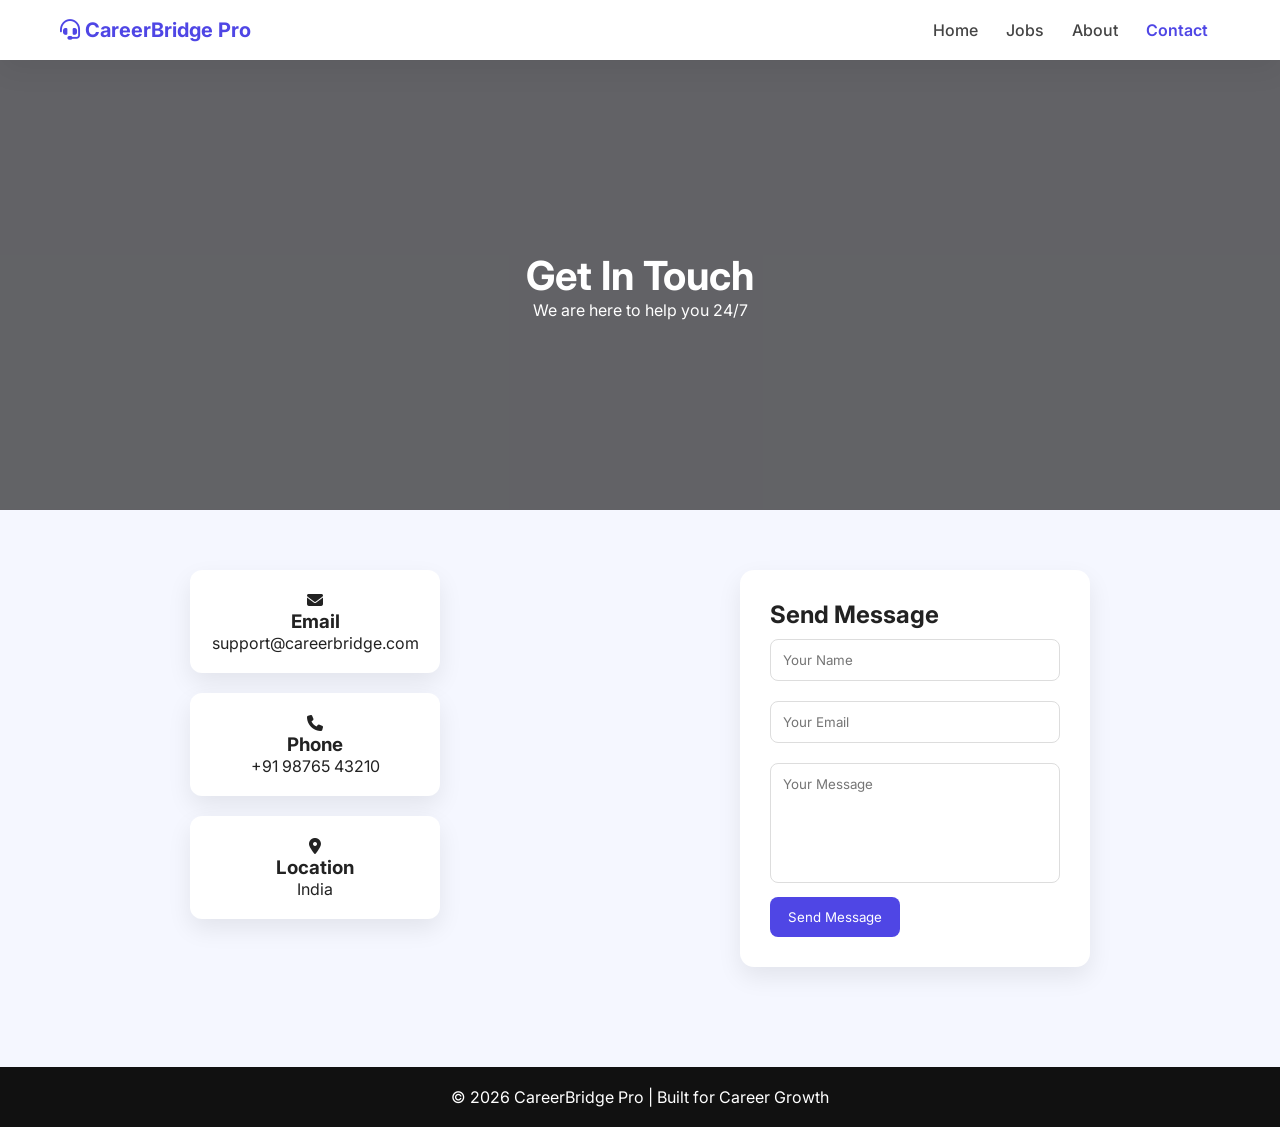
<file: contact.html>
<!DOCTYPE html>
<html lang="en">
<head>
  <meta charset="UTF-8">
  <title>Contact | CareerBridge Pro</title>

  <link rel="stylesheet" href="css/style.css">
  <link rel="stylesheet" href="https://cdnjs.cloudflare.com/ajax/libs/font-awesome/6.5.0/css/all.min.css">

  <link href="https://fonts.googleapis.com/css2?family=Inter:wght@300;400;500;600;700&display=swap" rel="stylesheet">
</head>

<body>

<!-- NAVBAR -->
<header class="navbar">
  <div class="logo">
    <i class="fa-solid fa-headset"></i> CareerBridge Pro
  </div>

  <nav>
    <a href="index.html">Home</a>
    <a href="jobs.html">Jobs</a>
    <a href="about.html">About</a>
    <a class="active" href="contact.html">Contact</a>
  </nav>
</header>

<!-- HERO -->
<section class="contact-hero">
  <div class="overlay"></div>

  <div class="hero-text">
    <h1>Get In Touch</h1>
    <p>We are here to help you 24/7</p>
  </div>
</section>

<!-- CONTACT SECTION -->
<section class="contact-section">

  <!-- LEFT INFO -->
  <div class="contact-info">

    <div class="info-box">
      <i class="fa-solid fa-envelope"></i>
      <h3>Email</h3>
      <p>support@careerbridge.com</p>
    </div>

    <div class="info-box">
      <i class="fa-solid fa-phone"></i>
      <h3>Phone</h3>
      <p>+91 98765 43210</p>
    </div>

    <div class="info-box">
      <i class="fa-solid fa-location-dot"></i>
      <h3>Location</h3>
      <p>India</p>
    </div>

  </div>

  <!-- RIGHT FORM -->
  <div class="contact-form">

    <h2>Send Message</h2>

    <input type="text" placeholder="Your Name">
    <input type="email" placeholder="Your Email">
    <textarea placeholder="Your Message"></textarea>

    <button onclick="sendMessage()">Send Message</button>

  </div>

</section>

<!-- FOOTER -->
<footer class="footer">
  <p>© 2026 CareerBridge Pro | Built for Career Growth</p>
</footer>
<script src="js/app.js"></script>

</body>
</html>
</file>
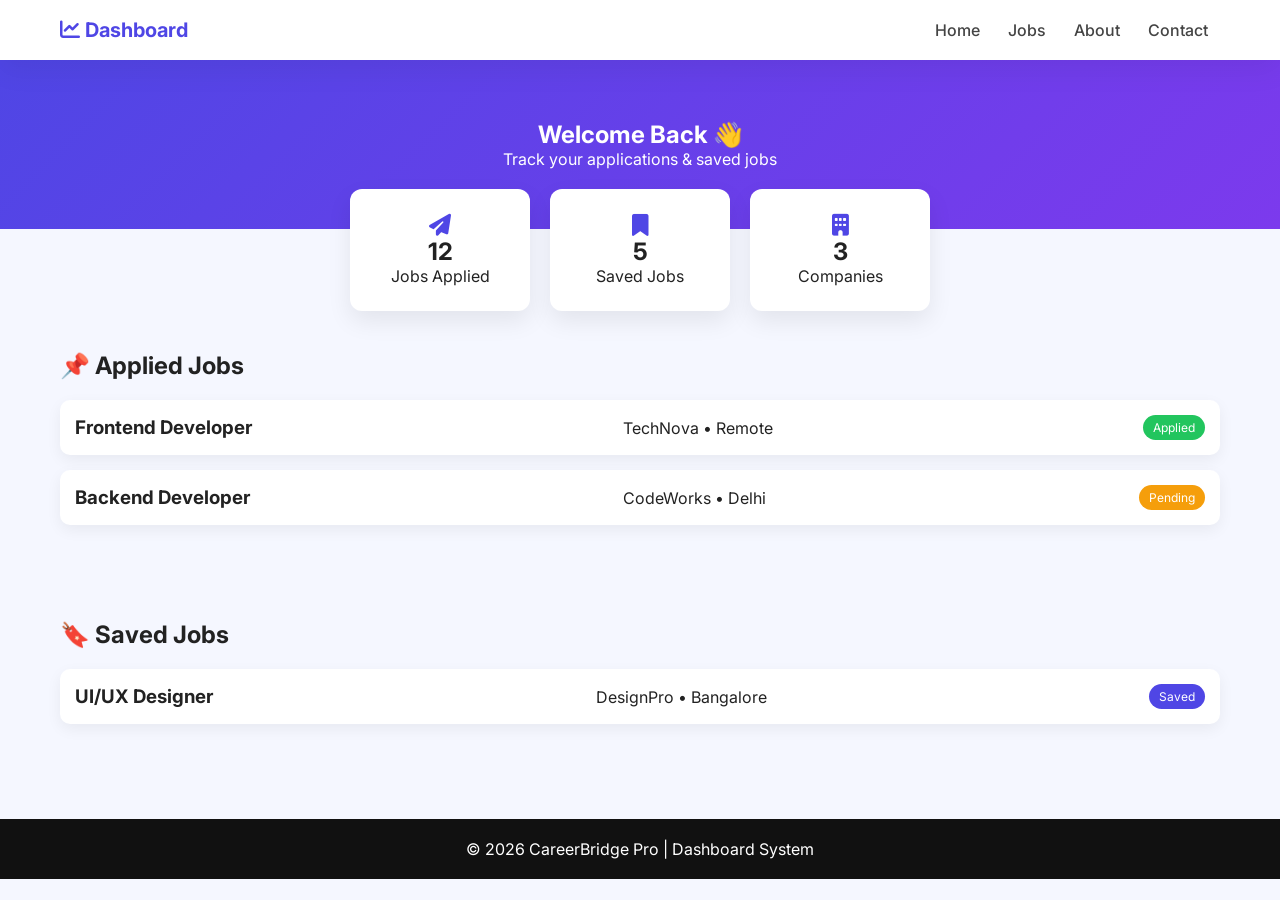
<file: dashboard.html>
<!DOCTYPE html>
<html lang="en">
<head>
  <meta charset="UTF-8">
  <title>Dashboard | CareerBridge Pro</title>

  <link rel="stylesheet" href="css/style.css">
  <link rel="stylesheet" href="https://cdnjs.cloudflare.com/ajax/libs/font-awesome/6.5.0/css/all.min.css">

  <link href="https://fonts.googleapis.com/css2?family=Inter:wght@300;400;500;600;700&display=swap" rel="stylesheet">
</head>

<body>

<!-- NAVBAR -->
<header class="navbar">
  <div class="logo">
    <i class="fa-solid fa-chart-line"></i> Dashboard
  </div>

  <nav>
    <a href="index.html">Home</a>
    <a href="jobs.html">Jobs</a>
    <a href="about.html">About</a>
    <a href="contact.html">Contact</a>
  </nav>
</header>

<!-- DASHBOARD HERO -->
<section class="dash-hero">
  <h1>Welcome Back 👋</h1>
  <p>Track your applications & saved jobs</p>
</section>

<!-- STATS CARDS -->
<section class="dash-stats">

  <div class="dash-card">
    <i class="fa-solid fa-paper-plane"></i>
    <h2>12</h2>
    <p>Jobs Applied</p>
  </div>

  <div class="dash-card">
    <i class="fa-solid fa-bookmark"></i>
    <h2>5</h2>
    <p>Saved Jobs</p>
  </div>

  <div class="dash-card">
    <i class="fa-solid fa-building"></i>
    <h2>3</h2>
    <p>Companies</p>
  </div>

</section>

<!-- APPLIED JOBS -->
<section class="dash-section">

  <h2>📌 Applied Jobs</h2>

  <div class="job-list">

    <div class="job-item">
      <h3>Frontend Developer</h3>
      <p>TechNova • Remote</p>
      <span class="status applied">Applied</span>
    </div>

    <div class="job-item">
      <h3>Backend Developer</h3>
      <p>CodeWorks • Delhi</p>
      <span class="status pending">Pending</span>
    </div>

  </div>

</section>

<!-- SAVED JOBS -->
<section class="dash-section">

  <h2>🔖 Saved Jobs</h2>

  <div class="job-list">

    <div class="job-item">
      <h3>UI/UX Designer</h3>
      <p>DesignPro • Bangalore</p>
      <span class="status saved">Saved</span>
    </div>

  </div>

</section>

<!-- FOOTER -->
<footer class="footer">
  <p>© 2026 CareerBridge Pro | Dashboard System</p>
</footer>
<script src="js/app.js"></script>

</body>
</html>
</file>
<file: css/style.css>
*{
  margin:0;
  padding:0;
  box-sizing:border-box;
  font-family:'Inter', sans-serif;
}

/* NAVBAR */
.navbar{
  display:flex;
  justify-content:space-between;
  align-items:center;
  padding:18px 60px;
  background:#fff;
  box-shadow:0 10px 30px rgba(0,0,0,0.06);
}

.logo{
  font-size:20px;
  font-weight:700;
  color:#4F46E5;
}

.navbar nav a{
  margin:0 12px;
  text-decoration:none;
  color:#444;
  font-weight:500;
}

.navbar nav a.active{
  color:#4F46E5;
  font-weight:600;
}

/* HERO */
.about-hero{
  height:80vh;
  background:url("https://images.unsplash.com/photo-1521737604893-d14cc237f11d") center/cover no-repeat;
  position:relative;
  display:flex;
  align-items:center;
  justify-content:center;
  text-align:center;
  color:#fff;
}

.hero-overlay{
  position:absolute;
  width:100%;
  height:100%;
  background:rgba(0,0,0,0.6);
}

.hero-content{
  position:relative;
  z-index:2;
}

.hero-content h1{
  font-size:42px;
  font-weight:700;
}

.hero-content p{
  margin-top:10px;
  opacity:0.9;
}

.primary-btn{
  margin-top:20px;
  padding:12px 25px;
  border:none;
  background:#4F46E5;
  color:#fff;
  border-radius:10px;
  cursor:pointer;
  transition:0.3s;
}

.primary-btn:hover{
  transform:scale(1.05);
}

/* ABOUT GRID */
.about-grid{
  padding:80px 60px;
  display:flex;
  flex-direction:column;
  gap:60px;
}

.about-card{
  display:flex;
  align-items:center;
  gap:40px;
  background:#fff;
  padding:25px;
  border-radius:16px;
  box-shadow:0 10px 30px rgba(0,0,0,0.05);
}

.about-card.reverse{
  flex-direction:row-reverse;
}

.about-card img{
  width:45%;
  border-radius:14px;
}

.about-card h2{
  color:#222;
  margin-bottom:10px;
}

.about-card p{
  color:#555;
  line-height:1.6;
}

/* STATS */
.stats{
  display:flex;
  justify-content:center;
  gap:50px;
  padding:60px;
  background:#f5f7ff;
}

.stat{
  text-align:center;
}

.stat h2{
  font-size:32px;
  color:#4F46E5;
}

/* FOOTER */
.footer{
  text-align:center;
  padding:20px;
  background:#111;
  color:#fff;
}
/* CONTACT HERO */
.contact-hero{
  height:50vh;
  background:url('https://images.unsplash.com/photo-1521790361543-f645cf042ec4') center/cover;
  display:flex;
  align-items:center;
  justify-content:center;
  color:white;
  position:relative;
  text-align:center;
}

.contact-hero .overlay{
  position:absolute;
  width:100%;
  height:100%;
  background:rgba(0,0,0,0.6);
}

.hero-text{
  position:relative;
  z-index:2;
}

.hero-text h1{
  font-size:40px;
}

/* CONTACT SECTION */
.contact-section{
  display:flex;
  justify-content:space-around;
  padding:60px;
  gap:40px;
}

/* INFO BOXES */
.contact-info{
  display:flex;
  flex-direction:column;
  gap:20px;
}

.info-box{
  background:white;
  padding:20px;
  border-radius:12px;
  box-shadow:0 10px 25px rgba(0,0,0,0.08);
  width:250px;
  text-align:center;
  transition:0.3s;
}

.info-box:hover{
  transform:translateY(-5px);
}

/* FORM */
.contact-form{
  background:white;
  padding:30px;
  border-radius:14px;
  box-shadow:0 10px 25px rgba(0,0,0,0.08);
  width:350px;
}

.contact-form input,
.contact-form textarea{
  width:100%;
  padding:12px;
  margin:10px 0;
  border:1px solid #ddd;
  border-radius:8px;
}

.contact-form textarea{
  height:120px;
  resize:none;
}

/* DASHBOARD HERO */
.dash-hero{
  text-align:center;
  padding:60px;
  background:linear-gradient(135deg,#4F46E5,#7C3AED);
  color:white;
}

/* STATS */
.dash-stats{
  display:flex;
  justify-content:center;
  gap:20px;
  margin-top:-40px;
}

.dash-card{
  background:white;
  padding:25px;
  width:180px;
  text-align:center;
  border-radius:12px;
  box-shadow:0 10px 25px rgba(0,0,0,0.08);
  transition:0.3s;
}

.dash-card:hover{
  transform:translateY(-5px);
}

.dash-card i{
  font-size:22px;
  color:#4F46E5;
}

/* JOB LIST */
.dash-section{
  padding:40px 60px;
}

.job-list{
  margin-top:20px;
}

.job-item{
  background:white;
  padding:15px;
  margin-bottom:15px;
  border-radius:10px;
  box-shadow:0 5px 15px rgba(0,0,0,0.06);
  display:flex;
  justify-content:space-between;
  align-items:center;
}

/* STATUS */
.status{
  padding:5px 10px;
  border-radius:20px;
  font-size:12px;
  color:white;
}

.applied{background:#22c55e;}
.pending{background:#f59e0b;}
.saved{background:#4F46E5;}






@import url('https://fonts.googleapis.com/css2?family=Inter:wght@300;400;500;600;700&display=swap');

*{
  margin:0;
  padding:0;
  box-sizing:border-box;
  font-family:'Inter', sans-serif;
}

body{
  background:#f5f7ff;
  color:#222;
}

/* ================= NAVBAR ================= */
.navbar{
  display:flex;
  justify-content:space-between;
  align-items:center;
  padding:18px 60px;
  background:#fff;
  box-shadow:0 10px 30px rgba(0,0,0,0.06);
  position:sticky;
  top:0;
  z-index:1000;
}

.logo{
  font-size:20px;
  font-weight:700;
  color:#4F46E5;
}

.navbar nav a{
  margin:0 12px;
  text-decoration:none;
  color:#444;
  font-weight:500;
  transition:0.3s;
}

.navbar nav a:hover,
.navbar nav a.active{
  color:#4F46E5;
}

/* ================= HERO ================= */
.hero{
  height:90vh;
  display:flex;
  flex-direction:column;
  justify-content:center;
  align-items:center;
  text-align:center;
  background:url('https://images.unsplash.com/photo-1521737604893-d14cc237f11d') center/cover;
  position:relative;
  color:#fff;
}

.hero::before{
  content:"";
  position:absolute;
  top:0;left:0;
  width:100%;
  height:100%;
  background:rgba(0,0,0,0.6);
}

.hero h1{
  font-size:50px;
  font-weight:700;
  z-index:2;
}

.hero p{
  margin-top:10px;
  font-size:18px;
  opacity:0.9;
  z-index:2;
}

/* SEARCH BOX */
.search-box{
  margin-top:25px;
  z-index:2;
}

.search-box input{
  padding:12px;
  margin:5px;
  border:none;
  border-radius:8px;
  outline:none;
  width:200px;
}

button{
  padding:12px 18px;
  background:#4F46E5;
  color:#fff;
  border:none;
  border-radius:8px;
  cursor:pointer;
  transition:0.3s;
}

button:hover{
  transform:scale(1.05);
}

/* ================= SECTIONS ================= */
.section{
  padding:70px 60px;
  text-align:center;
}

.section h2{
  font-size:28px;
  margin-bottom:30px;
}

/* ================= JOB / FEATURE CARDS ================= */
.job-container{
  display:flex;
  justify-content:center;
  gap:25px;
  flex-wrap:wrap;
}

.job-card{
  width:270px;
  background:#fff;
  border-radius:14px;
  overflow:hidden;
  box-shadow:0 10px 25px rgba(0,0,0,0.08);
  transition:0.3s;
}

.job-card:hover{
  transform:translateY(-10px);
}

.job-card img{
  width:100%;
  height:160px;
  object-fit:cover;
}

.job-card h3{
  margin:10px;
}

.job-card p{
  margin:0 10px;
  color:#666;
}

.job-card span{
  display:block;
  margin:10px;
  color:#4F46E5;
  font-weight:600;
}

/* ================= CTA SECTION ================= */
.section[style]{
  border-radius:0;
}

.section button{
  margin-top:20px;
}

/* ================= FOOTER ================= */
.footer{
  text-align:center;
  padding:20px;
  background:#111;
  color:#fff;
  margin-top:40px;
}











/* TOP JOB SECTION */
.job-top{
  padding:60px;
  display:flex;
  justify-content:center;
}

.job-company-card{
  display:flex;
  gap:30px;
  align-items:center;
  background:#fff;
  padding:25px;
  border-radius:16px;
  box-shadow:0 10px 30px rgba(0,0,0,0.08);
  width:80%;
}

.job-company-card img{
  width:150px;
  height:120px;
  border-radius:12px;
  object-fit:cover;
}

.job-company-card h1{
  margin-bottom:5px;
}

.company{
  color:#666;
  margin-bottom:10px;
}

/* META INFO */
.job-meta{
  display:flex;
  gap:15px;
  margin:10px 0;
  color:#555;
  font-size:14px;
}

.apply-btn{
  margin-top:10px;
  padding:10px 18px;
  background:#4F46E5;
  color:white;
  border:none;
  border-radius:8px;
  cursor:pointer;
}

/* MAIN */
.job-main{
  display:flex;
  gap:30px;
  padding:40px 80px;
}

/* DESCRIPTION */
.job-description{
  flex:2;
  background:#fff;
  padding:25px;
  border-radius:14px;
  box-shadow:0 10px 25px rgba(0,0,0,0.06);
}

.skills span{
  display:inline-block;
  background:#eef2ff;
  color:#4F46E5;
  padding:6px 10px;
  border-radius:20px;
  margin:5px;
  font-size:13px;
}

/* APPLY CARD */
.apply-card{
  flex:1;
  background:#fff;
  padding:25px;
  border-radius:14px;
  box-shadow:0 10px 25px rgba(0,0,0,0.06);
}

.apply-card input{
  width:100%;
  padding:10px;
  margin:10px 0;
  border:1px solid #ddd;
  border-radius:8px;
}

.note{
  font-size:12px;
  color:#888;
  margin-top:10px;
}











/* JOBS HERO */
.jobs-hero{
  text-align:center;
  padding:70px 20px;
  background:linear-gradient(135deg,#4F46E5,#7C3AED);
  color:white;
}

.jobs-hero h1{
  font-size:40px;
}

.job-search{
  margin-top:20px;
}

.job-search input{
  padding:12px;
  margin:5px;
  border:none;
  border-radius:8px;
  width:200px;
}

.job-search button{
  background:white;
  color:#4F46E5;
  font-weight:600;
}

/* JOB CARDS BUTTON FIX */
.job-card button{
  margin:10px;
  width:90%;
}











/* AUTH PAGE LAYOUT */
.auth-wrapper{
  display:flex;
  height:100vh;
}

/* LEFT SIDE */
.auth-left{
  flex:1;
  background:linear-gradient(135deg,#4F46E5,#7C3AED);
  color:white;
  display:flex;
  flex-direction:column;
  justify-content:center;
  align-items:center;
  text-align:center;
  padding:40px;
}

.auth-left img{
  width:300px;
  margin-top:20px;
  border-radius:12px;
}

/* RIGHT SIDE */
.auth-right{
  flex:1;
  display:flex;
  justify-content:center;
  align-items:center;
  background:#f5f7ff;
}

/* LOGIN CARD */
.auth-card{
  width:300px;
  background:white;
  padding:30px;
  border-radius:14px;
  box-shadow:0 10px 30px rgba(0,0,0,0.08);
  text-align:center;
}

.auth-card h2{
  margin-bottom:20px;
}

.auth-card input{
  width:100%;
  padding:12px;
  margin:10px 0;
  border:1px solid #ddd;
  border-radius:8px;
}

.auth-card button{
  width:100%;
  margin-top:10px;
}

.auth-card a{
  color:#4F46E5;
  text-decoration:none;
}
</file>
